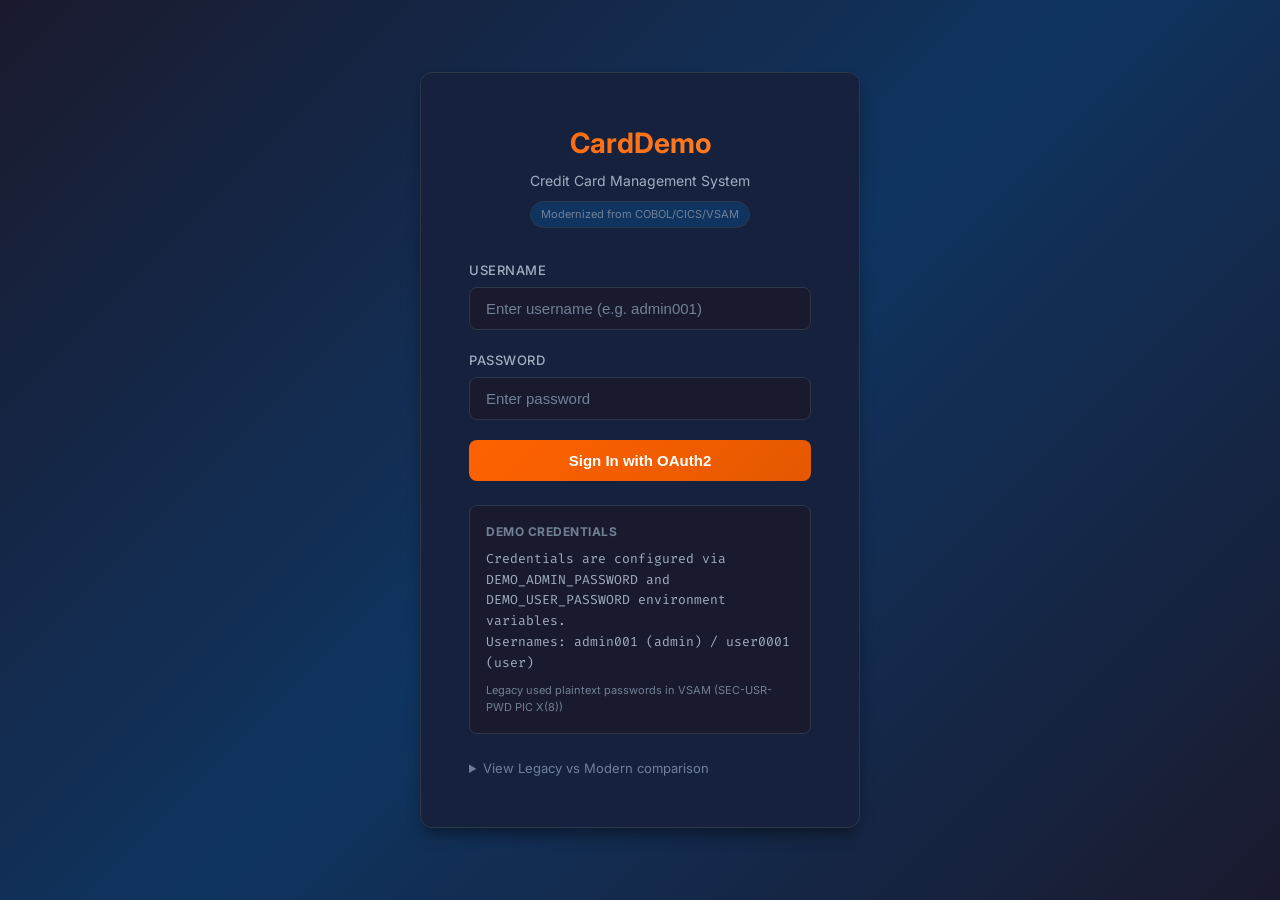
<file: modernized/frontend/index.html>
<!DOCTYPE html>
<html lang="en">
<head>
    <meta charset="UTF-8">
    <meta name="viewport" content="width=device-width, initial-scale=1.0">
    <title>CardDemo Modernized - Sign In</title>
    <link rel="stylesheet" href="css/styles.css">
    <link href="https://fonts.googleapis.com/css2?family=Inter:wght@400;500;600;700&family=Fira+Code&display=swap" rel="stylesheet">
</head>
<body>
    <!--
    MODERNIZED: Replaces COSGN00.bms (BMS screen map) + COSGN00C.cbl (COBOL program)

    Legacy BMS screen (COSGN00.bms lines 108-144) displayed:
    - ASCII art of a dollar bill
    - USERID field (PIC X(8))
    - PASSWD field (PIC X(8))
    - ERRMSG field for errors

    Legacy authentication (COSGN00C.cbl):
    - READ USRSEC VSAM file by userid
    - Compare SEC-USR-PWD directly (PLAINTEXT!)
    - XCTL to COADM01C or COMEN01C based on user type

    Modern replacement:
    - OAuth2/JWT authentication
    - Bcrypt password hashing
    - MFA support
    - Session tokens with expiry
    -->

    <div class="login-container">
        <div class="login-card">
            <div class="login-logo">
                <h1>CardDemo</h1>
                <div class="subtitle">Credit Card Management System</div>
                <div class="legacy-badge">Modernized from COBOL/CICS/VSAM</div>
            </div>

            <div id="errorMsg" class="error-message"></div>
            <div id="successMsg" class="success-message"></div>

            <form id="loginForm" onsubmit="handleLogin(event)">
                <div class="form-group">
                    <label for="username">Username</label>
                    <input type="text" id="username" class="form-input"
                           placeholder="Enter username (e.g. admin001)" required>
                </div>

                <div class="form-group">
                    <label for="password">Password</label>
                    <input type="password" id="password" class="form-input"
                           placeholder="Enter password" required>
                </div>

                <div id="mfaSection" class="mfa-section">
                    <div class="form-group">
                        <label for="mfaCode">MFA Code</label>
                        <input type="text" id="mfaCode" class="form-input"
                               placeholder="Enter 6-digit MFA code"
                               maxlength="6" pattern="[0-9]{6}">
                    </div>
                    <p style="font-size: 12px; color: var(--text-muted); margin-bottom: 12px;">
                        MFA is enabled for this account (NEW - not available in legacy system)
                    </p>
                </div>

                <button type="submit" class="btn btn-primary" id="loginBtn">
                    Sign In with OAuth2
                </button>
            </form>

            <div class="demo-credentials">
                <h4>Demo Credentials</h4>
                <p>Credentials are configured via DEMO_ADMIN_PASSWORD and DEMO_USER_PASSWORD environment variables.</p>
                <p>Usernames: admin001 (admin) / user0001 (user)</p>
                <p style="margin-top: 8px; font-size: 11px; color: var(--text-muted); font-family: inherit;">
                    Legacy used plaintext passwords in VSAM (SEC-USR-PWD PIC X(8))
                </p>
            </div>

            <!-- Side-by-side comparison -->
            <div style="margin-top: 24px;">
                <details>
                    <summary style="cursor: pointer; color: var(--text-muted); font-size: 13px;">
                        View Legacy vs Modern comparison
                    </summary>
                    <div style="margin-top: 12px; background: #0a0a0a; padding: 16px; border-radius: 8px; font-family: 'Fira Code', monospace; font-size: 11px; color: #00ff00; overflow-x: auto;">
<pre>
 LEGACY: COSGN00.bms (3270 Terminal Screen)
 ==========================================
   ____  ____  ____  ____  ____
  /    \/    \/    \/    \/    \
 | $  $| $  $| $  $| $  $| $  $|
  \____/\____/\____/\____/\____/

   AWS Mainframe Modernization
        CardDemo

     USERID : [________]
     PASSWD : [________]

     ERRMSG : _________________________

 PF03 - EXIT
</pre>
                    </div>
                </details>
            </div>
        </div>
    </div>

    <script>
        const API_BASE = window.location.origin;

        async function handleLogin(event) {
            event.preventDefault();

            const username = document.getElementById('username').value;
            const password = document.getElementById('password').value;
            const errorMsg = document.getElementById('errorMsg');
            const successMsg = document.getElementById('successMsg');
            const loginBtn = document.getElementById('loginBtn');

            errorMsg.style.display = 'none';
            successMsg.style.display = 'none';
            loginBtn.innerHTML = '<span class="loading"></span> Authenticating...';
            loginBtn.disabled = true;

            try {
                const response = await fetch(`${API_BASE}/api/v1/auth/login`, {
                    method: 'POST',
                    headers: {'Content-Type': 'application/json'},
                    body: JSON.stringify({username, password})
                });

                if (!response.ok) {
                    const error = await response.json();
                    throw new Error(error.detail || 'Authentication failed');
                }

                const data = await response.json();

                // Check if MFA is required (NEW feature)
                if (data.user && data.user.mfa_enabled) {
                    const mfaSection = document.getElementById('mfaSection');
                    if (mfaSection.style.display !== 'block') {
                        mfaSection.style.display = 'block';
                        loginBtn.textContent = 'Verify MFA & Sign In';
                        loginBtn.disabled = false;
                        successMsg.textContent = 'MFA required - enter any 6 digits for demo';
                        successMsg.style.display = 'block';
                        return;
                    }
                }

                // Store token and user data
                localStorage.setItem('carddemo_token', data.access_token);
                localStorage.setItem('carddemo_user', JSON.stringify(data.user));

                successMsg.textContent = `Welcome, ${data.user.first_name}! Redirecting...`;
                successMsg.style.display = 'block';

                setTimeout(() => {
                    window.location.href = '/dashboard';
                }, 800);
            } catch (err) {
                errorMsg.textContent = err.message;
                errorMsg.style.display = 'block';
                loginBtn.textContent = 'Sign In with OAuth2';
                loginBtn.disabled = false;
            }
        }
    </script>
</body>
</html>
</file>
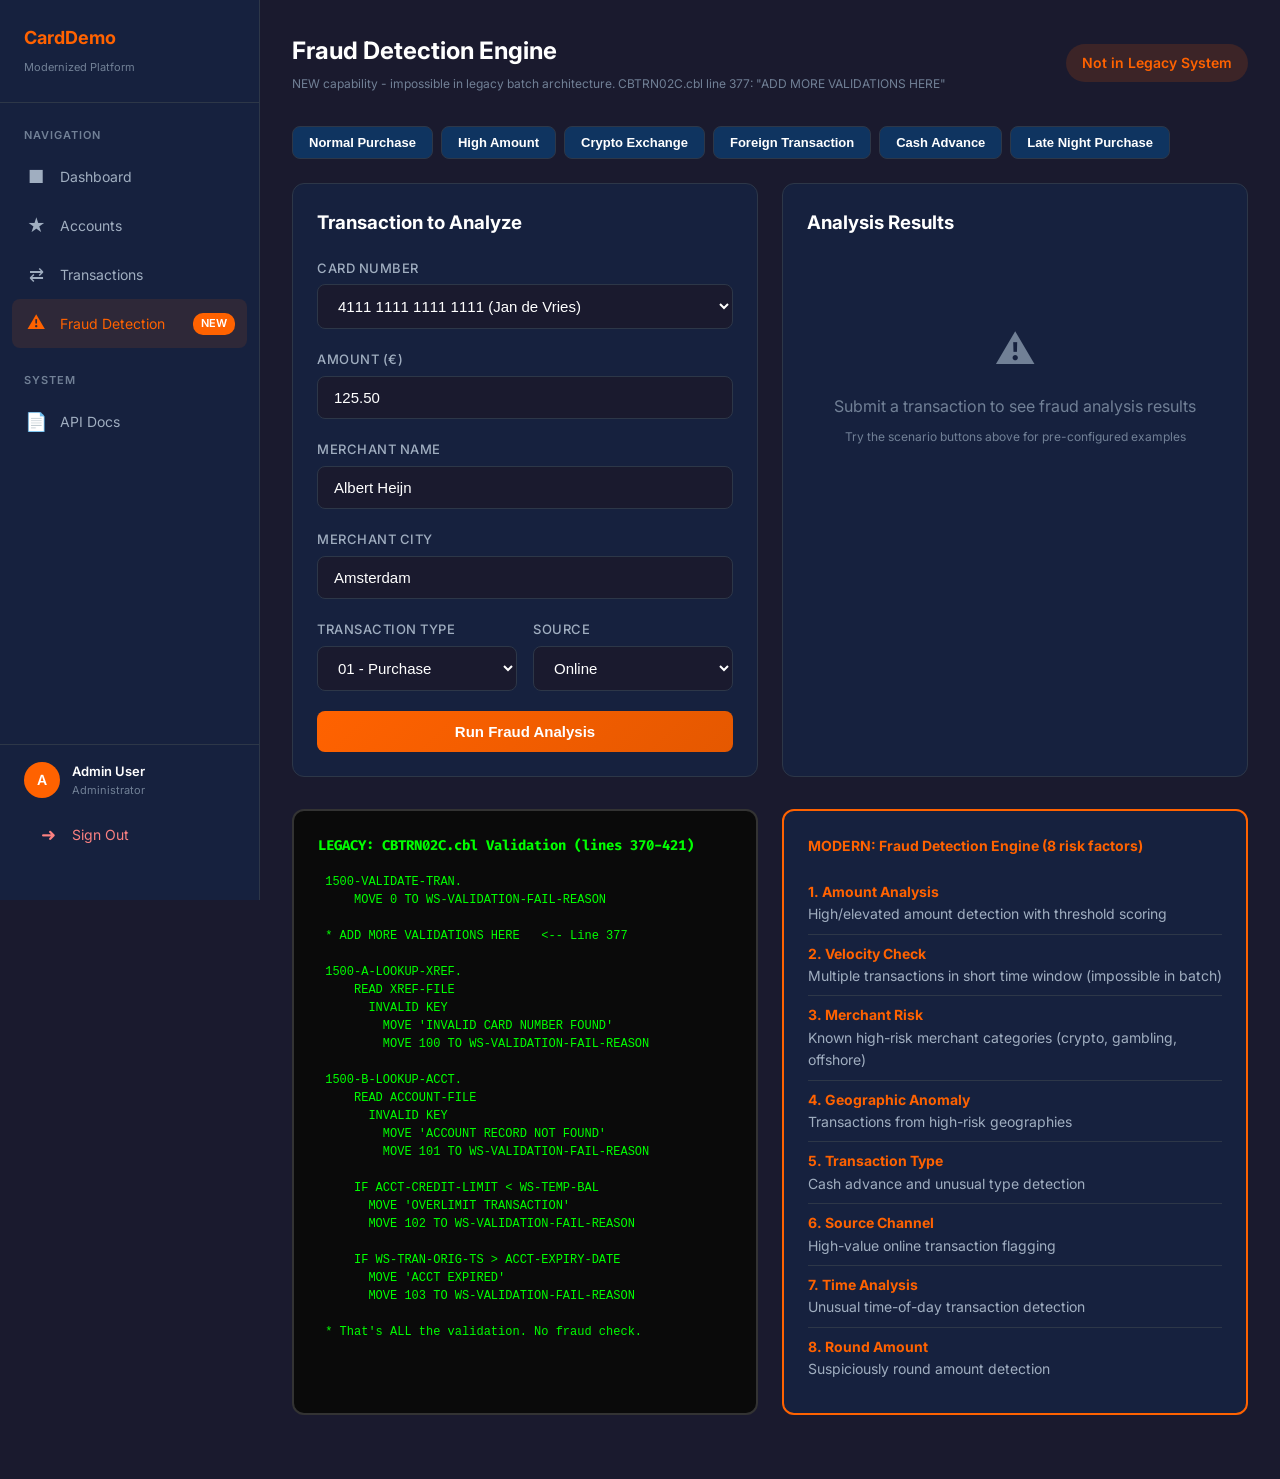
<file: modernized/frontend/pages/fraud.html>
<!DOCTYPE html>
<html lang="en">
<head>
    <meta charset="UTF-8">
    <meta name="viewport" content="width=device-width, initial-scale=1.0">
    <title>CardDemo - Fraud Detection</title>
    <link rel="stylesheet" href="../css/styles.css">
    <link href="https://fonts.googleapis.com/css2?family=Inter:wght@400;500;600;700&family=Fira+Code&display=swap" rel="stylesheet">
</head>
<body>
    <!--
    NEW CAPABILITY: Fraud Detection Engine

    This page has NO legacy equivalent. The original CBTRN02C.cbl only had:
    1. Card number lookup (XREF VSAM)
    2. Account existence check
    3. Credit limit validation
    4. Expiration date check

    And a comment at line 377: "ADD MORE VALIDATIONS HERE"

    This fraud detection engine is what "more validations" looks like
    on a modernized platform:
    - Real-time ML-based scoring
    - Velocity analysis
    - Merchant risk profiling
    - Geographic anomaly detection
    - Pattern recognition
    -->

    <div class="app-layout">
        <nav class="sidebar">
            <div class="sidebar-logo">
                <h2>CardDemo</h2>
                <span>Modernized Platform</span>
            </div>
            <div class="nav-section">
                <div class="nav-section-title">Navigation</div>
                <a href="/dashboard" class="nav-item"><span class="icon">&#9632;</span> Dashboard</a>
                <a href="/accounts-page" class="nav-item"><span class="icon">&#9733;</span> Accounts</a>
                <a href="/transactions-page" class="nav-item"><span class="icon">&#8644;</span> Transactions</a>
                <a href="/fraud-page" class="nav-item active"><span class="icon">&#9888;</span> Fraud Detection <span class="badge">NEW</span></a>
            </div>
            <div class="nav-section">
                <div class="nav-section-title">System</div>
                <a href="/api/docs" class="nav-item" target="_blank"><span class="icon">&#128196;</span> API Docs</a>
            </div>
            <div class="sidebar-footer">
                <div class="user-info">
                    <div class="user-avatar" id="userAvatar">A</div>
                    <div class="user-details">
                        <div class="name" id="userName">Admin User</div>
                        <div class="role" id="userRole">Administrator</div>
                    </div>
                </div>
                <a href="/" class="nav-item" style="margin-top: 12px; color: var(--danger);" onclick="localStorage.clear()">
                    <span class="icon">&#10140;</span> Sign Out
                </a>
            </div>
        </nav>

        <main class="main-content">
            <div class="page-header">
                <div>
                    <h1>Fraud Detection Engine</h1>
                    <div class="legacy-ref">
                        NEW capability - impossible in legacy batch architecture.
                        CBTRN02C.cbl line 377: "ADD MORE VALIDATIONS HERE"
                    </div>
                </div>
                <span class="badge badge-new" style="font-size: 14px; padding: 8px 16px;">
                    Not in Legacy System
                </span>
            </div>

            <!-- Scenario Buttons -->
            <div style="display: flex; gap: 8px; margin-bottom: 24px; flex-wrap: wrap;">
                <button class="btn btn-secondary btn-sm" onclick="loadScenario('normal')">Normal Purchase</button>
                <button class="btn btn-secondary btn-sm" onclick="loadScenario('high_amount')">High Amount</button>
                <button class="btn btn-secondary btn-sm" onclick="loadScenario('crypto')">Crypto Exchange</button>
                <button class="btn btn-secondary btn-sm" onclick="loadScenario('foreign')">Foreign Transaction</button>
                <button class="btn btn-secondary btn-sm" onclick="loadScenario('cash_advance')">Cash Advance</button>
                <button class="btn btn-secondary btn-sm" onclick="loadScenario('late_night')">Late Night Purchase</button>
            </div>

            <div class="fraud-panel">
                <!-- Input Form -->
                <div class="fraud-form">
                    <h3 style="margin-bottom: 20px;">Transaction to Analyze</h3>

                    <div class="form-group">
                        <label>Card Number</label>
                        <select id="fraudCard" class="form-input">
                            <option value="4111111111111111">4111 1111 1111 1111 (Jan de Vries)</option>
                            <option value="5333333333333333">5333 3333 3333 3333 (Emma Bakker)</option>
                            <option value="5444444444444444">5444 4444 4444 4444 (Pieter Jansen)</option>
                        </select>
                    </div>

                    <div class="form-group">
                        <label>Amount (&euro;)</label>
                        <input type="number" id="fraudAmount" class="form-input" value="125.50" step="0.01" min="0.01">
                    </div>

                    <div class="form-group">
                        <label>Merchant Name</label>
                        <input type="text" id="fraudMerchant" class="form-input" value="Albert Heijn">
                    </div>

                    <div class="form-group">
                        <label>Merchant City</label>
                        <input type="text" id="fraudCity" class="form-input" value="Amsterdam">
                    </div>

                    <div class="grid-2">
                        <div class="form-group">
                            <label>Transaction Type</label>
                            <select id="fraudType" class="form-input">
                                <option value="01">01 - Purchase</option>
                                <option value="02">02 - Payment</option>
                                <option value="03">03 - Cash Advance</option>
                                <option value="04">04 - Balance Transfer</option>
                                <option value="05">05 - Fee</option>
                            </select>
                        </div>
                        <div class="form-group">
                            <label>Source</label>
                            <select id="fraudSource" class="form-input">
                                <option value="ONLINE">Online</option>
                                <option value="POS TERM">POS Terminal</option>
                                <option value="ATM">ATM</option>
                                <option value="MOBILE">Mobile</option>
                            </select>
                        </div>
                    </div>

                    <button class="btn btn-primary" onclick="runFraudCheck()">
                        Run Fraud Analysis
                    </button>
                </div>

                <!-- Results Panel -->
                <div class="fraud-result" id="fraudResultPanel">
                    <h3 style="margin-bottom: 20px;">Analysis Results</h3>

                    <div id="fraudResultContent" style="text-align: center; color: var(--text-muted); padding: 60px 0;">
                        <p style="font-size: 40px; margin-bottom: 12px;">&#9888;</p>
                        <p>Submit a transaction to see fraud analysis results</p>
                        <p style="font-size: 12px; margin-top: 8px;">Try the scenario buttons above for pre-configured examples</p>
                    </div>
                </div>
            </div>

            <!-- What Legacy Could Do -->
            <div class="comparison" style="margin-top: 32px;">
                <div class="comparison-legacy">
                    <h3>LEGACY: CBTRN02C.cbl Validation (lines 370-421)</h3>
<pre>
 1500-VALIDATE-TRAN.
     MOVE 0 TO WS-VALIDATION-FAIL-REASON

 * ADD MORE VALIDATIONS HERE   <-- Line 377

 1500-A-LOOKUP-XREF.
     READ XREF-FILE
       INVALID KEY
         MOVE 'INVALID CARD NUMBER FOUND'
         MOVE 100 TO WS-VALIDATION-FAIL-REASON

 1500-B-LOOKUP-ACCT.
     READ ACCOUNT-FILE
       INVALID KEY
         MOVE 'ACCOUNT RECORD NOT FOUND'
         MOVE 101 TO WS-VALIDATION-FAIL-REASON

     IF ACCT-CREDIT-LIMIT < WS-TEMP-BAL
       MOVE 'OVERLIMIT TRANSACTION'
       MOVE 102 TO WS-VALIDATION-FAIL-REASON

     IF WS-TRAN-ORIG-TS > ACCT-EXPIRY-DATE
       MOVE 'ACCT EXPIRED'
       MOVE 103 TO WS-VALIDATION-FAIL-REASON

 * That's ALL the validation. No fraud check.
</pre>
                </div>
                <div class="comparison-modern">
                    <h3>MODERN: Fraud Detection Engine (8 risk factors)</h3>
                    <ul style="color: var(--text-secondary); font-size: 14px; list-style: none; padding: 0;">
                        <li style="padding: 8px 0; border-bottom: 1px solid var(--border);">
                            <strong style="color: var(--primary);">1. Amount Analysis</strong><br>
                            High/elevated amount detection with threshold scoring
                        </li>
                        <li style="padding: 8px 0; border-bottom: 1px solid var(--border);">
                            <strong style="color: var(--primary);">2. Velocity Check</strong><br>
                            Multiple transactions in short time window (impossible in batch)
                        </li>
                        <li style="padding: 8px 0; border-bottom: 1px solid var(--border);">
                            <strong style="color: var(--primary);">3. Merchant Risk</strong><br>
                            Known high-risk merchant categories (crypto, gambling, offshore)
                        </li>
                        <li style="padding: 8px 0; border-bottom: 1px solid var(--border);">
                            <strong style="color: var(--primary);">4. Geographic Anomaly</strong><br>
                            Transactions from high-risk geographies
                        </li>
                        <li style="padding: 8px 0; border-bottom: 1px solid var(--border);">
                            <strong style="color: var(--primary);">5. Transaction Type</strong><br>
                            Cash advance and unusual type detection
                        </li>
                        <li style="padding: 8px 0; border-bottom: 1px solid var(--border);">
                            <strong style="color: var(--primary);">6. Source Channel</strong><br>
                            High-value online transaction flagging
                        </li>
                        <li style="padding: 8px 0; border-bottom: 1px solid var(--border);">
                            <strong style="color: var(--primary);">7. Time Analysis</strong><br>
                            Unusual time-of-day transaction detection
                        </li>
                        <li style="padding: 8px 0;">
                            <strong style="color: var(--primary);">8. Round Amount</strong><br>
                            Suspiciously round amount detection
                        </li>
                    </ul>
                </div>
            </div>
        </main>
    </div>

    <script>
        const API_BASE = window.location.origin;

        function loadUserInfo() {
            const user = JSON.parse(localStorage.getItem('carddemo_user') || '{}');
            if (user.first_name) {
                document.getElementById('userName').textContent = `${user.first_name} ${user.last_name}`;
                document.getElementById('userRole').textContent = user.role === 'admin' ? 'Administrator' : 'User';
                document.getElementById('userAvatar').textContent = user.first_name[0];
            }
        }

        function loadScenario(scenario) {
            const scenarios = {
                normal: { amount: 45.50, merchant: 'Albert Heijn', city: 'Amsterdam', type: '01', source: 'POS TERM' },
                high_amount: { amount: 8500, merchant: 'Luxury Watches BV', city: 'Amsterdam', type: '01', source: 'POS TERM' },
                crypto: { amount: 5000, merchant: 'CRYPTO EXCHANGE', city: 'Online', type: '01', source: 'ONLINE' },
                foreign: { amount: 3000, merchant: 'Moscow Trading Co', city: 'Moscow, RU', type: '01', source: 'ONLINE' },
                cash_advance: { amount: 2000, merchant: 'CASH ADVANCE ATM', city: 'Rotterdam', type: '03', source: 'ATM' },
                late_night: { amount: 750, merchant: 'Online Gaming', city: 'Amsterdam', type: '01', source: 'ONLINE' },
            };

            const s = scenarios[scenario];
            if (!s) return;

            document.getElementById('fraudAmount').value = s.amount;
            document.getElementById('fraudMerchant').value = s.merchant;
            document.getElementById('fraudCity').value = s.city;
            document.getElementById('fraudType').value = s.type;
            document.getElementById('fraudSource').value = s.source;
        }

        async function runFraudCheck() {
            const card = document.getElementById('fraudCard').value;
            const amount = document.getElementById('fraudAmount').value;
            const merchant = document.getElementById('fraudMerchant').value;
            const city = document.getElementById('fraudCity').value;
            const type = document.getElementById('fraudType').value;
            const source = document.getElementById('fraudSource').value;

            const resultDiv = document.getElementById('fraudResultContent');
            resultDiv.innerHTML = '<div style="text-align: center; padding: 40px;"><div class="loading"></div><p style="margin-top: 12px;">Analyzing transaction...</p></div>';

            try {
                const params = new URLSearchParams({
                    card_number: card,
                    amount: amount,
                    merchant_name: merchant,
                    merchant_city: city,
                    transaction_type: type,
                    source: source,
                });

                const response = await fetch(`${API_BASE}/api/v1/fraud/check?${params}`, {
                    method: 'POST',
                });

                const result = await response.json();
                const score = result.risk_score;
                const pct = (score * 100).toFixed(1);

                let riskClass = 'risk-low';
                let riskBadgeClass = 'badge-success';
                if (result.risk_level === 'medium') { riskClass = 'risk-medium'; riskBadgeClass = 'badge-warning'; }
                if (result.risk_level === 'high') { riskClass = 'risk-high'; riskBadgeClass = 'badge-danger'; }
                if (result.risk_level === 'critical') { riskClass = 'risk-critical'; riskBadgeClass = 'badge-danger'; }

                let flagsHtml = '';
                if (result.flags && result.flags.length > 0) {
                    flagsHtml = `
                        <h4 style="margin-top: 20px; margin-bottom: 8px; font-size: 14px; color: var(--text-secondary);">Risk Flags</h4>
                        <ul class="risk-flags">
                            ${result.flags.map(f => `<li>${f}</li>`).join('')}
                        </ul>`;
                } else {
                    flagsHtml = '<p style="color: var(--text-muted); margin-top: 16px; font-size: 13px;">No risk flags triggered</p>';
                }

                resultDiv.innerHTML = `
                    <div style="text-align: center; margin-bottom: 20px;">
                        <div style="font-size: 48px; font-weight: 700; color: ${score < 0.25 ? 'var(--success)' : score < 0.5 ? 'var(--warning)' : 'var(--danger)'};">
                            ${pct}%
                        </div>
                        <span class="badge ${riskBadgeClass}" style="font-size: 14px; padding: 6px 16px;">
                            ${result.risk_level.toUpperCase()} RISK
                        </span>
                    </div>

                    <div class="risk-meter">
                        <div class="risk-meter-fill ${riskClass}" style="width: ${pct}%;"></div>
                    </div>

                    <div style="background: var(--bg-dark); padding: 12px; border-radius: 8px; margin-top: 16px;">
                        <p style="font-size: 14px; color: var(--text-secondary);">
                            <strong>Recommendation:</strong><br>${result.recommendation}
                        </p>
                    </div>

                    ${flagsHtml}

                    <div style="margin-top: 20px; padding-top: 16px; border-top: 1px solid var(--border);">
                        <h4 style="font-size: 12px; color: var(--text-muted); text-transform: uppercase; letter-spacing: 0.5px; margin-bottom: 8px;">Details</h4>
                        <div style="font-size: 12px; color: var(--text-muted);">
                            <p>Model: ${result.details.analysis_model}</p>
                            <p>Confidence: ${(result.details.model_confidence * 100).toFixed(1)}%</p>
                            <p>Card: ****${result.details.card_last_four}</p>
                            <p>Checked: ${new Date(result.checked_at).toLocaleString()}</p>
                        </div>
                    </div>
                `;
            } catch (err) {
                resultDiv.innerHTML = `
                    <div style="text-align: center; color: var(--danger); padding: 40px;">
                        <p>Error running fraud check: ${err.message}</p>
                    </div>`;
            }
        }

        loadUserInfo();
    </script>
</body>
</html>
</file>
<file: modernized/frontend/css/styles.css>
/* CardDemo Modernized - Global Styles
   Replaces BMS screen maps (3270 terminal green-on-black)
   with a modern, responsive design using ING-inspired colors */

:root {
    --primary: #ff6200;        /* ING Orange */
    --primary-dark: #e55800;
    --primary-light: #ff8533;
    --secondary: #525199;      /* Purple accent */
    --bg-dark: #1a1a2e;
    --bg-card: #16213e;
    --bg-surface: #0f3460;
    --text-primary: #ffffff;
    --text-secondary: #a0aec0;
    --text-muted: #718096;
    --success: #48bb78;
    --warning: #ecc94b;
    --danger: #fc8181;
    --danger-dark: #e53e3e;
    --border: #2d3748;
    --shadow: 0 4px 6px -1px rgba(0, 0, 0, 0.3);
    --shadow-lg: 0 10px 15px -3px rgba(0, 0, 0, 0.4);
    --radius: 12px;
    --radius-sm: 8px;
}

* {
    margin: 0;
    padding: 0;
    box-sizing: border-box;
}

body {
    font-family: 'Inter', -apple-system, BlinkMacSystemFont, 'Segoe UI', Roboto, sans-serif;
    background: var(--bg-dark);
    color: var(--text-primary);
    line-height: 1.6;
    min-height: 100vh;
}

/* --- Login Page --- */

.login-container {
    display: flex;
    min-height: 100vh;
    align-items: center;
    justify-content: center;
    background: linear-gradient(135deg, var(--bg-dark) 0%, #0f3460 50%, var(--bg-dark) 100%);
}

.login-card {
    background: var(--bg-card);
    border-radius: var(--radius);
    padding: 48px;
    width: 100%;
    max-width: 440px;
    box-shadow: var(--shadow-lg);
    border: 1px solid var(--border);
}

.login-logo {
    text-align: center;
    margin-bottom: 32px;
}

.login-logo h1 {
    font-size: 28px;
    font-weight: 700;
    background: linear-gradient(135deg, var(--primary), var(--primary-light));
    -webkit-background-clip: text;
    -webkit-text-fill-color: transparent;
    background-clip: text;
}

.login-logo .subtitle {
    color: var(--text-secondary);
    font-size: 14px;
    margin-top: 4px;
}

.legacy-badge {
    display: inline-block;
    background: var(--bg-surface);
    color: var(--text-muted);
    font-size: 11px;
    padding: 4px 10px;
    border-radius: 20px;
    margin-top: 8px;
    border: 1px solid var(--border);
}

.form-group {
    margin-bottom: 20px;
}

.form-group label {
    display: block;
    font-size: 13px;
    font-weight: 500;
    color: var(--text-secondary);
    margin-bottom: 6px;
    text-transform: uppercase;
    letter-spacing: 0.5px;
}

.form-input {
    width: 100%;
    padding: 12px 16px;
    background: var(--bg-dark);
    border: 1px solid var(--border);
    border-radius: var(--radius-sm);
    color: var(--text-primary);
    font-size: 15px;
    transition: border-color 0.2s, box-shadow 0.2s;
}

.form-input:focus {
    outline: none;
    border-color: var(--primary);
    box-shadow: 0 0 0 3px rgba(255, 98, 0, 0.15);
}

.form-input::placeholder {
    color: var(--text-muted);
}

.btn {
    display: inline-flex;
    align-items: center;
    justify-content: center;
    gap: 8px;
    padding: 12px 24px;
    border: none;
    border-radius: var(--radius-sm);
    font-size: 15px;
    font-weight: 600;
    cursor: pointer;
    transition: all 0.2s;
    text-decoration: none;
}

.btn-primary {
    background: linear-gradient(135deg, var(--primary), var(--primary-dark));
    color: white;
    width: 100%;
}

.btn-primary:hover {
    background: linear-gradient(135deg, var(--primary-light), var(--primary));
    transform: translateY(-1px);
    box-shadow: 0 4px 12px rgba(255, 98, 0, 0.3);
}

.btn-secondary {
    background: var(--bg-surface);
    color: var(--text-primary);
    border: 1px solid var(--border);
}

.btn-secondary:hover {
    background: var(--border);
}

.btn-danger {
    background: var(--danger-dark);
    color: white;
}

.btn-danger:hover {
    background: #c53030;
}

.btn-sm {
    padding: 8px 16px;
    font-size: 13px;
}

.error-message {
    background: rgba(229, 62, 62, 0.1);
    border: 1px solid var(--danger-dark);
    color: var(--danger);
    padding: 12px 16px;
    border-radius: var(--radius-sm);
    margin-bottom: 16px;
    font-size: 14px;
    display: none;
}

.success-message {
    background: rgba(72, 187, 120, 0.1);
    border: 1px solid var(--success);
    color: var(--success);
    padding: 12px 16px;
    border-radius: var(--radius-sm);
    margin-bottom: 16px;
    font-size: 14px;
    display: none;
}

.mfa-section {
    display: none;
    margin-top: 16px;
    padding-top: 16px;
    border-top: 1px solid var(--border);
}

.demo-credentials {
    margin-top: 24px;
    padding: 16px;
    background: var(--bg-dark);
    border-radius: var(--radius-sm);
    border: 1px solid var(--border);
}

.demo-credentials h4 {
    font-size: 12px;
    color: var(--text-muted);
    text-transform: uppercase;
    letter-spacing: 0.5px;
    margin-bottom: 8px;
}

.demo-credentials p {
    font-size: 13px;
    color: var(--text-secondary);
    font-family: 'Fira Code', monospace;
}

/* --- App Layout --- */

.app-layout {
    display: flex;
    min-height: 100vh;
}

.sidebar {
    width: 260px;
    background: var(--bg-card);
    border-right: 1px solid var(--border);
    padding: 24px 0;
    position: fixed;
    height: 100vh;
    overflow-y: auto;
    display: flex;
    flex-direction: column;
}

.sidebar-logo {
    padding: 0 24px 24px;
    border-bottom: 1px solid var(--border);
    margin-bottom: 16px;
}

.sidebar-logo h2 {
    font-size: 18px;
    font-weight: 700;
    color: var(--primary);
}

.sidebar-logo span {
    font-size: 11px;
    color: var(--text-muted);
}

.nav-section {
    padding: 0 12px;
    margin-bottom: 16px;
}

.nav-section-title {
    font-size: 11px;
    text-transform: uppercase;
    letter-spacing: 1px;
    color: var(--text-muted);
    padding: 8px 12px;
    font-weight: 600;
}

.nav-item {
    display: flex;
    align-items: center;
    gap: 12px;
    padding: 10px 12px;
    color: var(--text-secondary);
    text-decoration: none;
    border-radius: var(--radius-sm);
    font-size: 14px;
    transition: all 0.15s;
    cursor: pointer;
}

.nav-item:hover {
    background: var(--bg-surface);
    color: var(--text-primary);
}

.nav-item.active {
    background: rgba(255, 98, 0, 0.1);
    color: var(--primary);
}

.nav-item .icon {
    font-size: 18px;
    width: 24px;
    text-align: center;
}

.nav-item .badge {
    margin-left: auto;
    background: var(--primary);
    color: white;
    font-size: 11px;
    padding: 2px 8px;
    border-radius: 10px;
    font-weight: 600;
}

.sidebar-footer {
    margin-top: auto;
    padding: 16px 24px;
    border-top: 1px solid var(--border);
}

.user-info {
    display: flex;
    align-items: center;
    gap: 12px;
}

.user-avatar {
    width: 36px;
    height: 36px;
    border-radius: 50%;
    background: var(--primary);
    display: flex;
    align-items: center;
    justify-content: center;
    font-size: 14px;
    font-weight: 600;
}

.user-details {
    flex: 1;
}

.user-details .name {
    font-size: 13px;
    font-weight: 600;
}

.user-details .role {
    font-size: 11px;
    color: var(--text-muted);
}

/* --- Main Content --- */

.main-content {
    flex: 1;
    margin-left: 260px;
    padding: 32px;
}

.page-header {
    display: flex;
    align-items: center;
    justify-content: space-between;
    margin-bottom: 32px;
}

.page-header h1 {
    font-size: 24px;
    font-weight: 700;
}

.page-header .legacy-ref {
    font-size: 12px;
    color: var(--text-muted);
    margin-top: 4px;
}

/* --- Cards & Panels --- */

.card {
    background: var(--bg-card);
    border: 1px solid var(--border);
    border-radius: var(--radius);
    padding: 24px;
    margin-bottom: 24px;
    box-shadow: var(--shadow);
}

.card-header {
    display: flex;
    align-items: center;
    justify-content: space-between;
    margin-bottom: 20px;
    padding-bottom: 16px;
    border-bottom: 1px solid var(--border);
}

.card-header h3 {
    font-size: 16px;
    font-weight: 600;
}

.card-header .legacy-tag {
    font-size: 11px;
    background: var(--bg-surface);
    color: var(--text-muted);
    padding: 4px 10px;
    border-radius: 20px;
    border: 1px solid var(--border);
}

/* --- Stats Grid --- */

.stats-grid {
    display: grid;
    grid-template-columns: repeat(auto-fit, minmax(220px, 1fr));
    gap: 20px;
    margin-bottom: 32px;
}

.stat-card {
    background: var(--bg-card);
    border: 1px solid var(--border);
    border-radius: var(--radius);
    padding: 20px;
    box-shadow: var(--shadow);
}

.stat-card .stat-label {
    font-size: 12px;
    color: var(--text-muted);
    text-transform: uppercase;
    letter-spacing: 0.5px;
    margin-bottom: 8px;
}

.stat-card .stat-value {
    font-size: 28px;
    font-weight: 700;
}

.stat-card .stat-change {
    font-size: 12px;
    margin-top: 4px;
}

.stat-card .stat-change.positive { color: var(--success); }
.stat-card .stat-change.negative { color: var(--danger); }

/* --- Tables --- */

.data-table {
    width: 100%;
    border-collapse: collapse;
}

.data-table th {
    text-align: left;
    padding: 12px 16px;
    font-size: 12px;
    font-weight: 600;
    text-transform: uppercase;
    letter-spacing: 0.5px;
    color: var(--text-muted);
    border-bottom: 1px solid var(--border);
}

.data-table td {
    padding: 14px 16px;
    font-size: 14px;
    border-bottom: 1px solid var(--border);
    color: var(--text-secondary);
}

.data-table tr:hover td {
    background: rgba(255, 255, 255, 0.02);
}

.data-table .amount {
    font-family: 'Fira Code', monospace;
    font-weight: 500;
}

.data-table .amount.positive { color: var(--success); }
.data-table .amount.negative { color: var(--danger); }

/* --- Badges --- */

.badge {
    display: inline-block;
    padding: 4px 10px;
    border-radius: 20px;
    font-size: 12px;
    font-weight: 600;
}

.badge-success { background: rgba(72, 187, 120, 0.15); color: var(--success); }
.badge-warning { background: rgba(236, 201, 75, 0.15); color: var(--warning); }
.badge-danger { background: rgba(252, 129, 129, 0.15); color: var(--danger); }
.badge-info { background: rgba(82, 81, 153, 0.15); color: #9f9fef; }
.badge-new { background: rgba(255, 98, 0, 0.15); color: var(--primary); }

/* --- Fraud Detection Panel --- */

.fraud-panel {
    display: grid;
    grid-template-columns: 1fr 1fr;
    gap: 24px;
}

.fraud-form {
    background: var(--bg-card);
    border: 1px solid var(--border);
    border-radius: var(--radius);
    padding: 24px;
}

.fraud-result {
    background: var(--bg-card);
    border: 1px solid var(--border);
    border-radius: var(--radius);
    padding: 24px;
}

.risk-meter {
    width: 100%;
    height: 12px;
    background: var(--bg-dark);
    border-radius: 6px;
    overflow: hidden;
    margin: 16px 0;
}

.risk-meter-fill {
    height: 100%;
    border-radius: 6px;
    transition: width 0.5s ease, background 0.5s ease;
}

.risk-low { background: var(--success); }
.risk-medium { background: var(--warning); }
.risk-high { background: var(--primary); }
.risk-critical { background: var(--danger-dark); }

.risk-flags {
    list-style: none;
    padding: 0;
}

.risk-flags li {
    display: flex;
    align-items: flex-start;
    gap: 8px;
    padding: 8px 0;
    font-size: 13px;
    color: var(--text-secondary);
    border-bottom: 1px solid var(--border);
}

.risk-flags li:last-child {
    border-bottom: none;
}

.risk-flags li::before {
    content: "!";
    display: inline-flex;
    align-items: center;
    justify-content: center;
    width: 20px;
    height: 20px;
    border-radius: 50%;
    background: rgba(252, 129, 129, 0.15);
    color: var(--danger);
    font-size: 11px;
    font-weight: 700;
    flex-shrink: 0;
}

/* --- Comparison Section --- */

.comparison {
    display: grid;
    grid-template-columns: 1fr 1fr;
    gap: 24px;
    margin-bottom: 32px;
}

.comparison-legacy {
    background: #0a0a0a;
    border: 2px solid #333;
    border-radius: var(--radius);
    padding: 24px;
    font-family: 'Fira Code', 'Courier New', monospace;
}

.comparison-legacy h3 {
    color: #00ff00;
    font-size: 14px;
    margin-bottom: 16px;
}

.comparison-legacy pre {
    color: #00ff00;
    font-size: 12px;
    line-height: 1.5;
    overflow-x: auto;
}

.comparison-modern {
    background: var(--bg-card);
    border: 2px solid var(--primary);
    border-radius: var(--radius);
    padding: 24px;
}

.comparison-modern h3 {
    color: var(--primary);
    font-size: 14px;
    margin-bottom: 16px;
}

/* --- Responsive --- */

@media (max-width: 1024px) {
    .sidebar {
        width: 200px;
    }
    .main-content {
        margin-left: 200px;
    }
    .fraud-panel,
    .comparison {
        grid-template-columns: 1fr;
    }
}

@media (max-width: 768px) {
    .sidebar {
        display: none;
    }
    .main-content {
        margin-left: 0;
    }
    .stats-grid {
        grid-template-columns: 1fr 1fr;
    }
}

/* --- Loading --- */
.loading {
    display: inline-block;
    width: 20px;
    height: 20px;
    border: 2px solid var(--border);
    border-top-color: var(--primary);
    border-radius: 50%;
    animation: spin 0.8s linear infinite;
}

@keyframes spin {
    to { transform: rotate(360deg); }
}

/* --- Grid layout helpers --- */
.grid-2 {
    display: grid;
    grid-template-columns: 1fr 1fr;
    gap: 16px;
}

.mt-4 { margin-top: 16px; }
.mb-4 { margin-bottom: 16px; }
.text-center { text-align: center; }
.text-right { text-align: right; }
</file>
